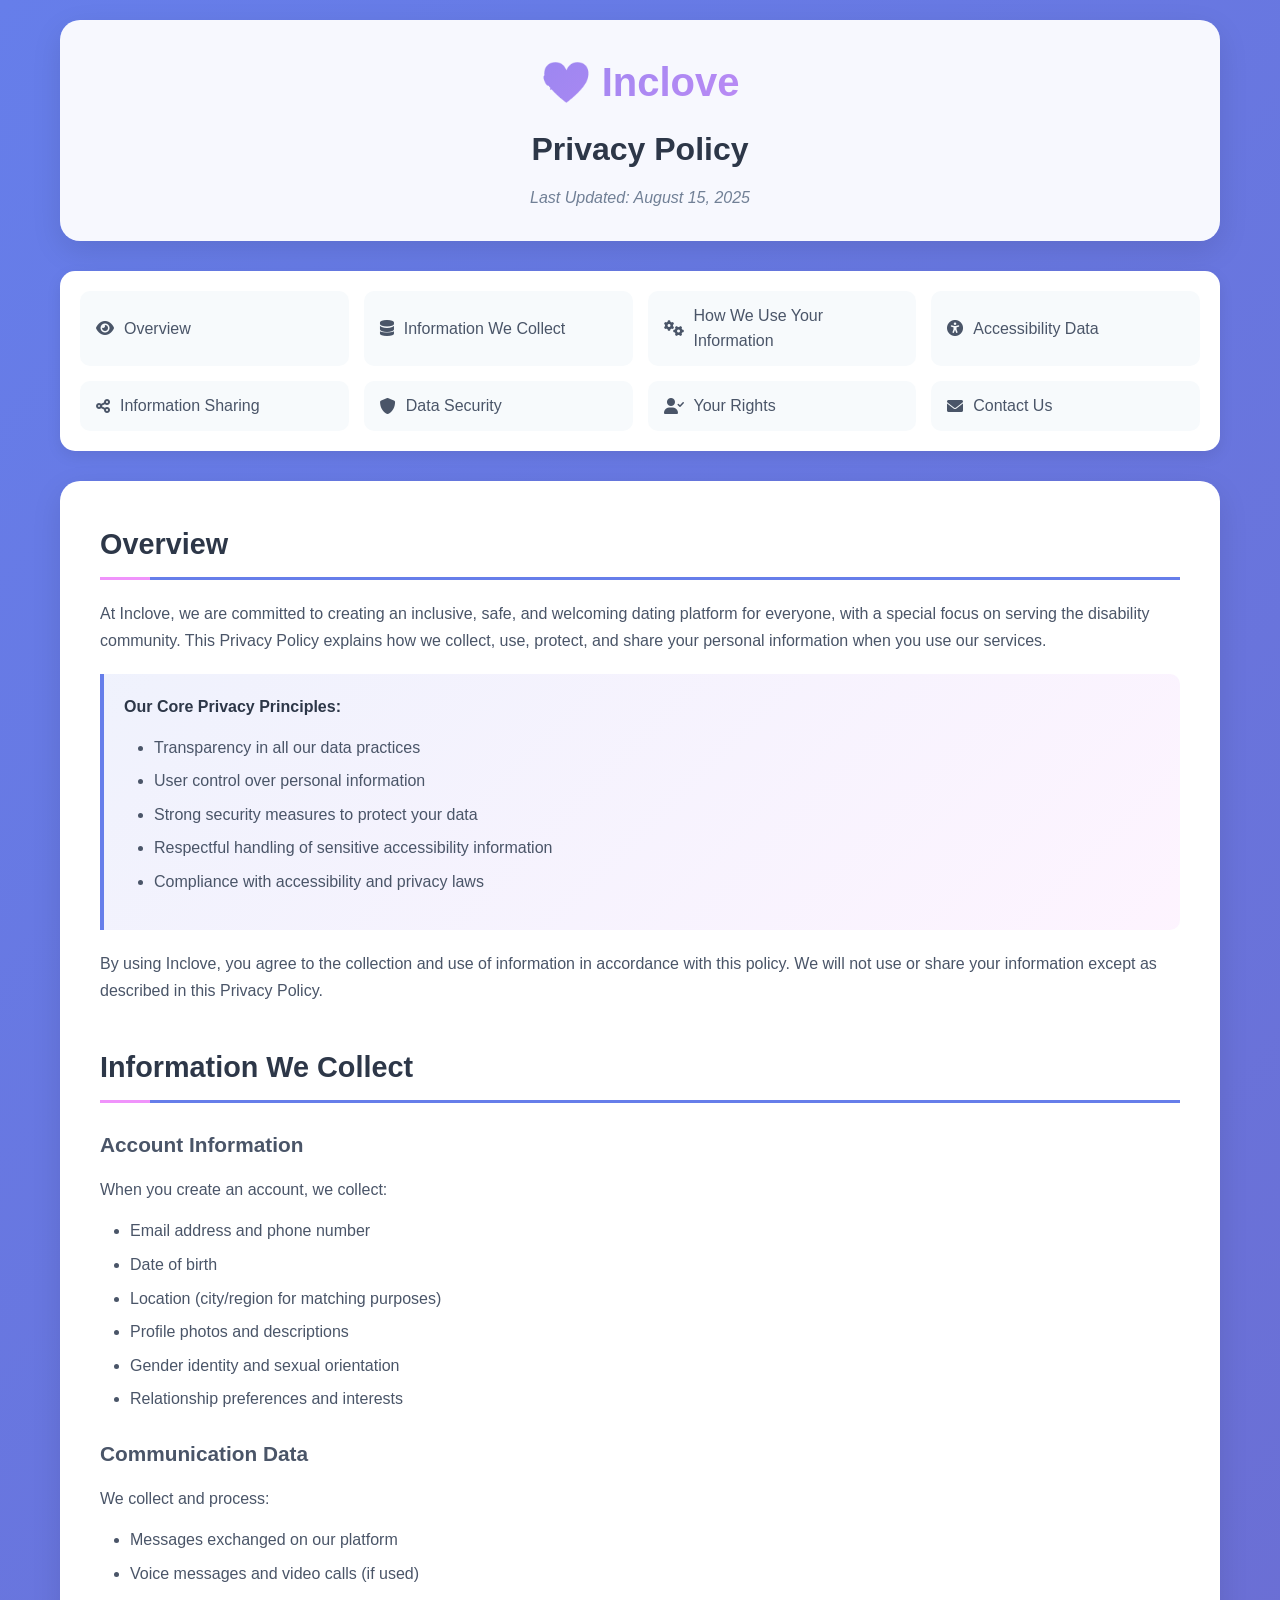
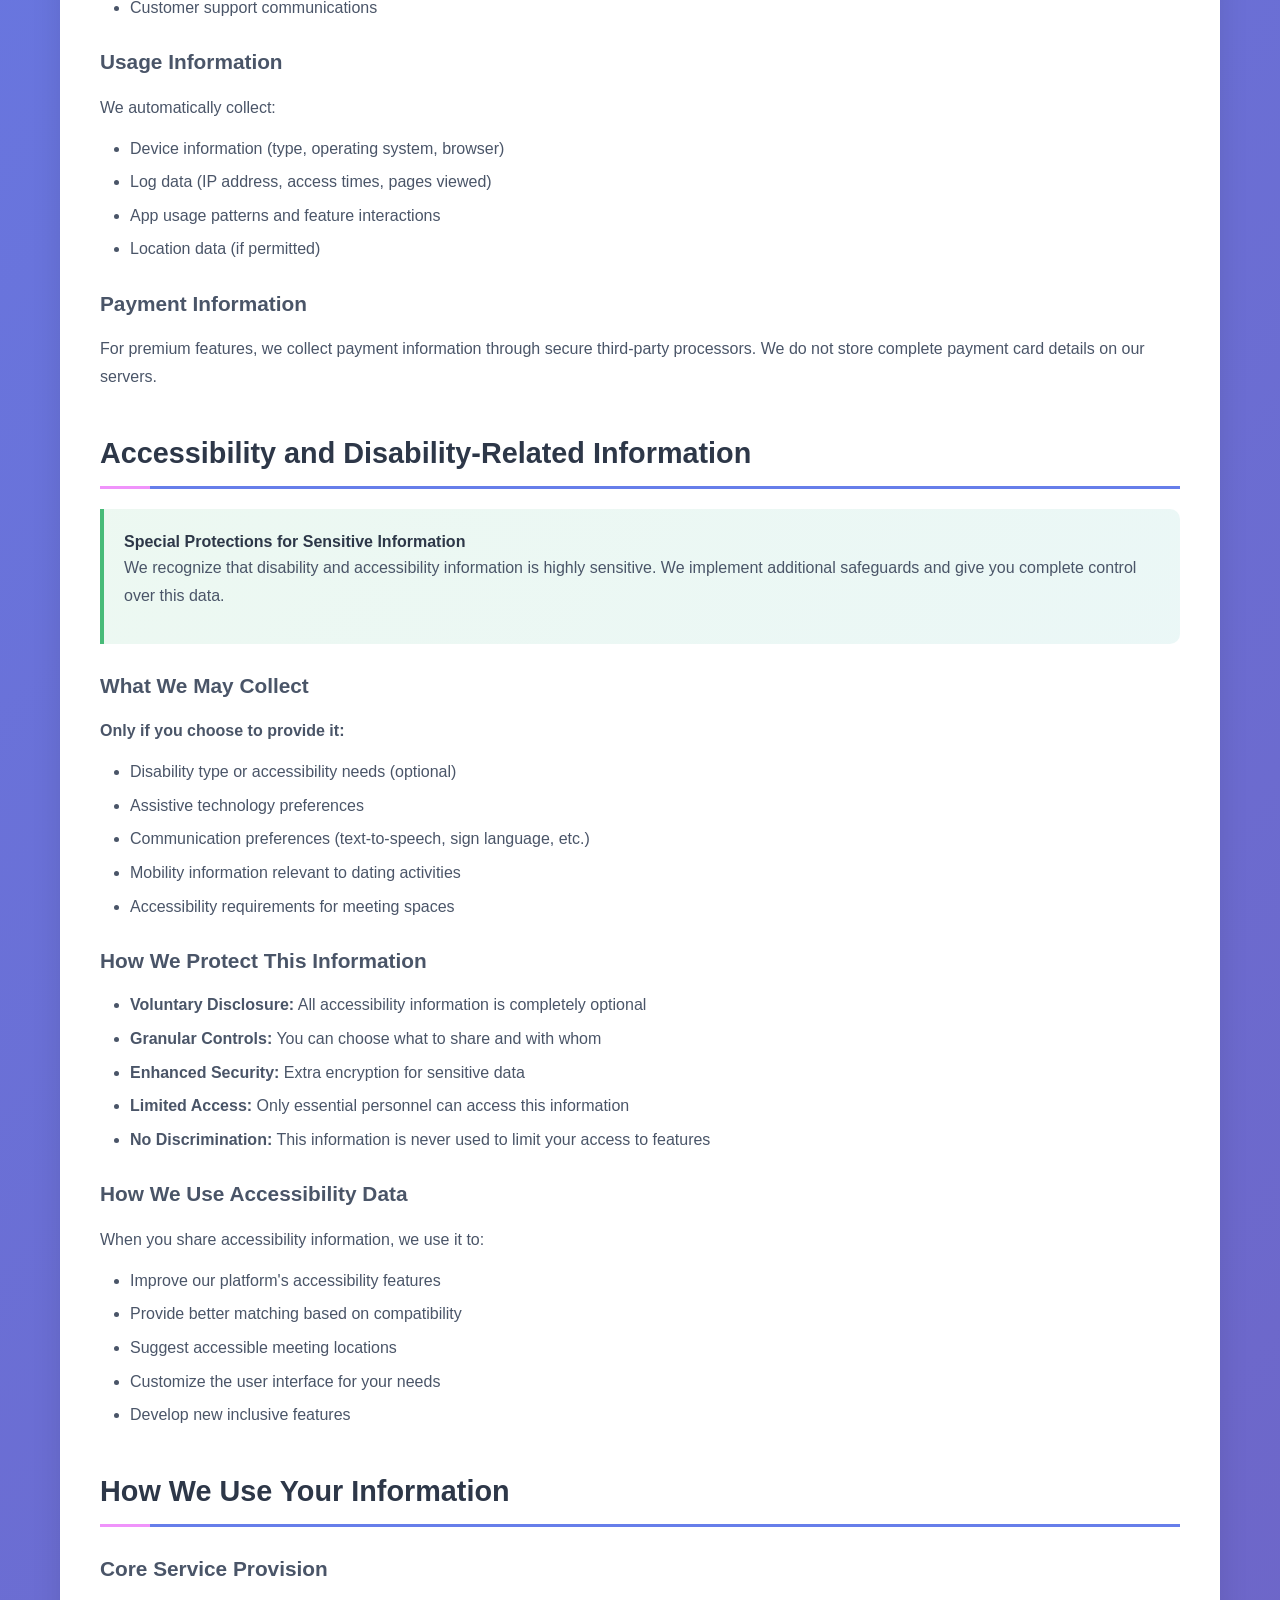
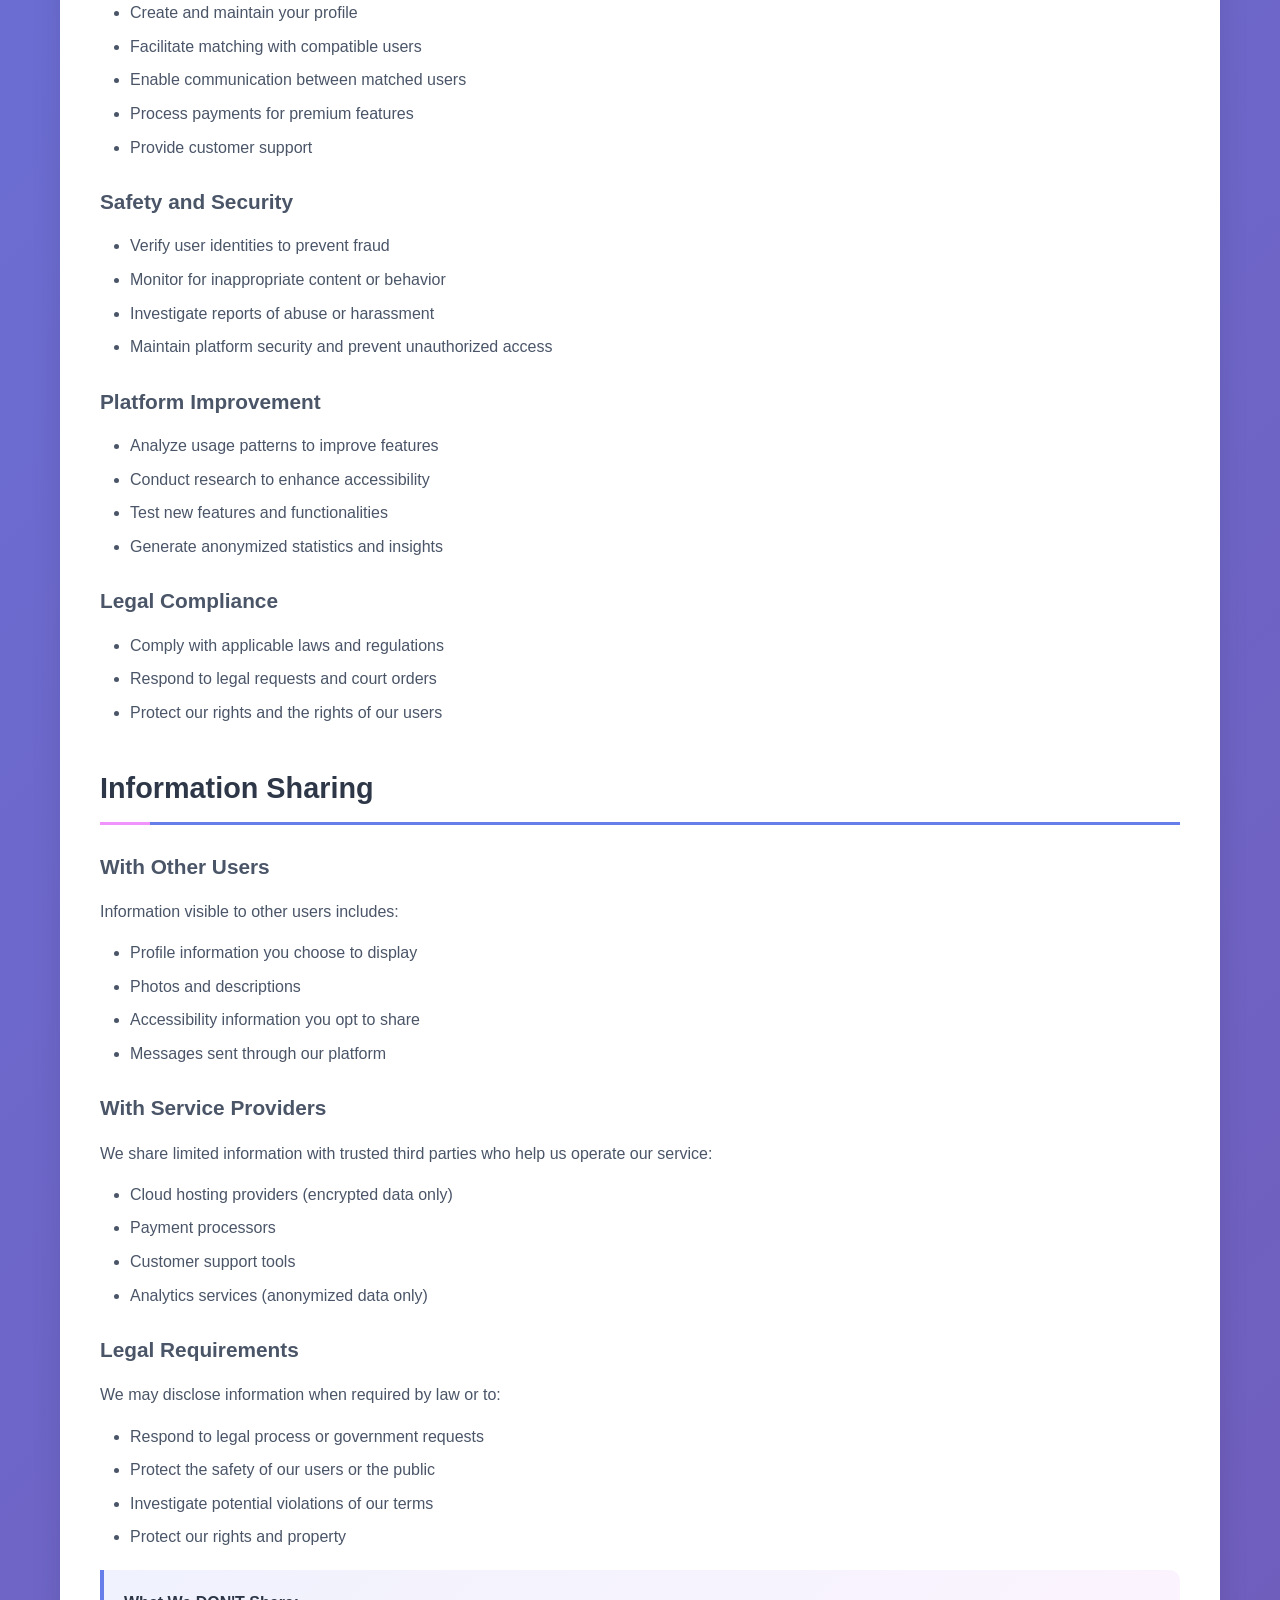
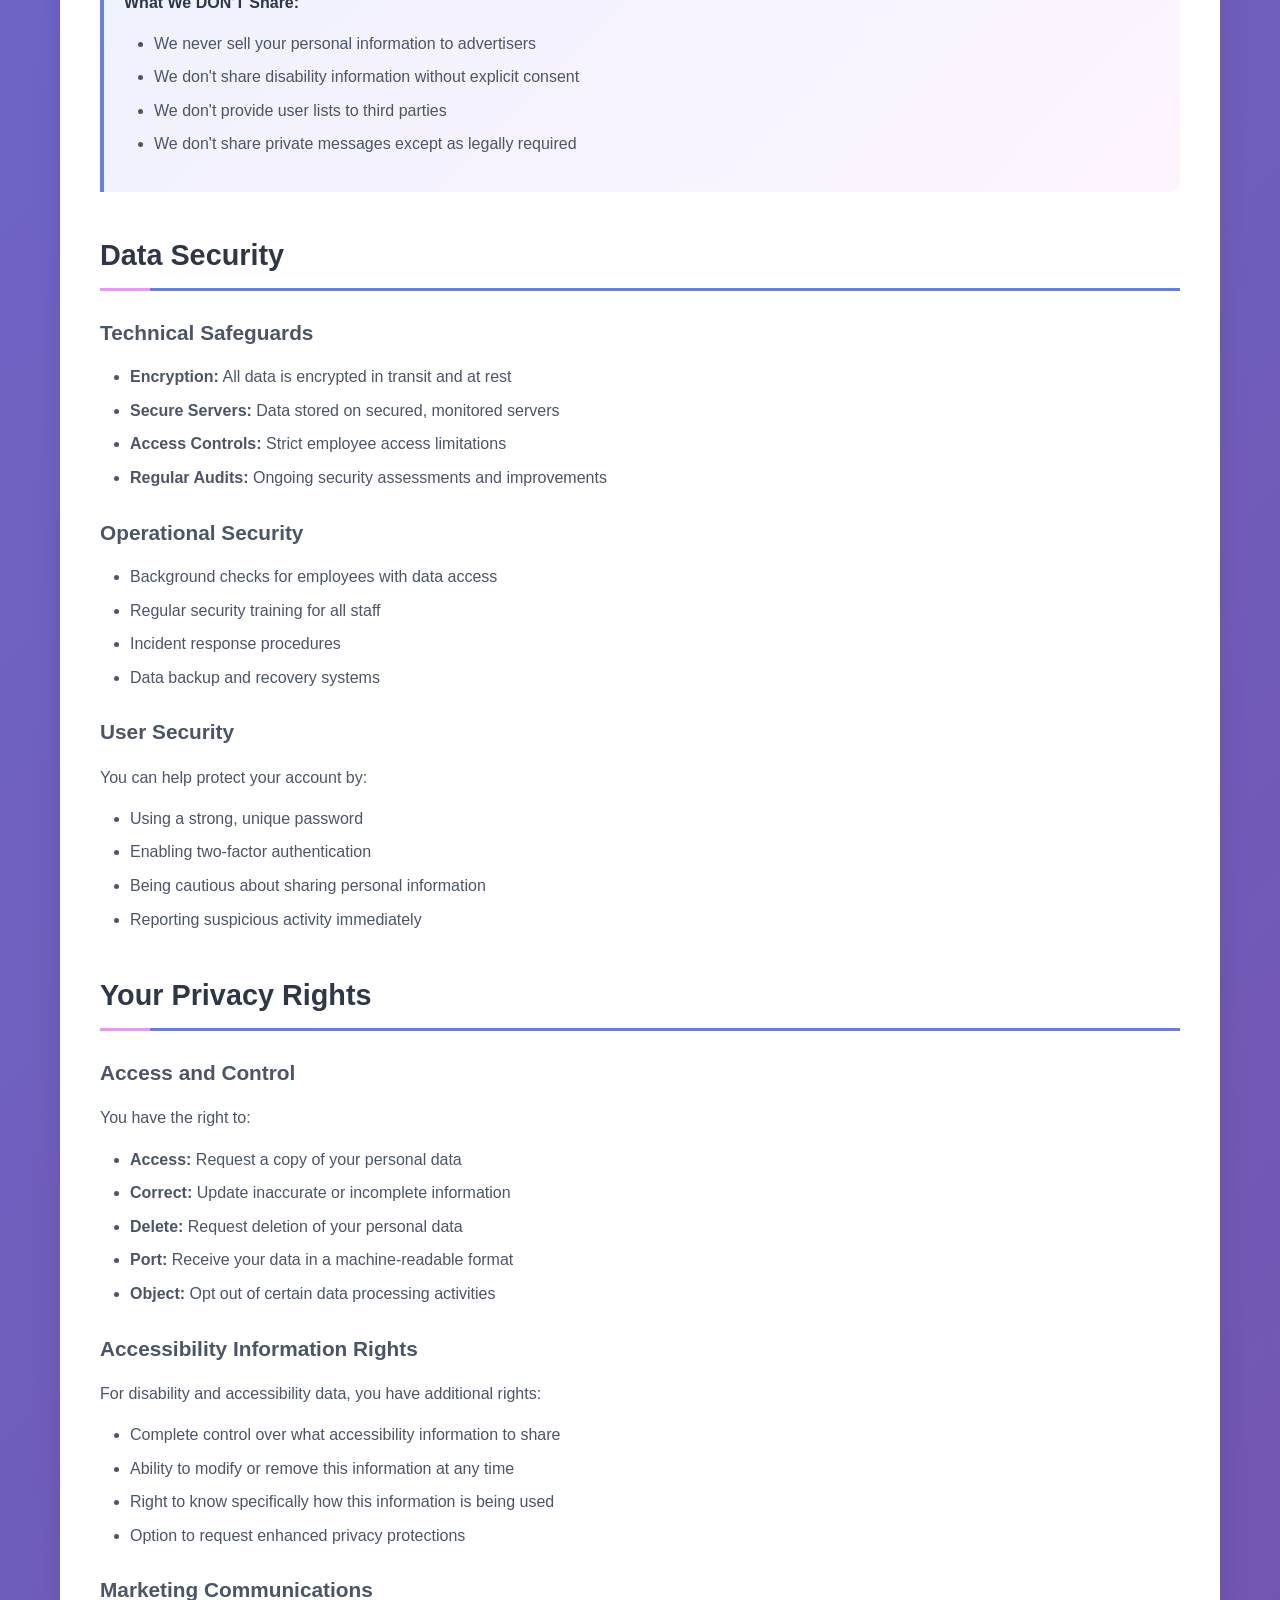
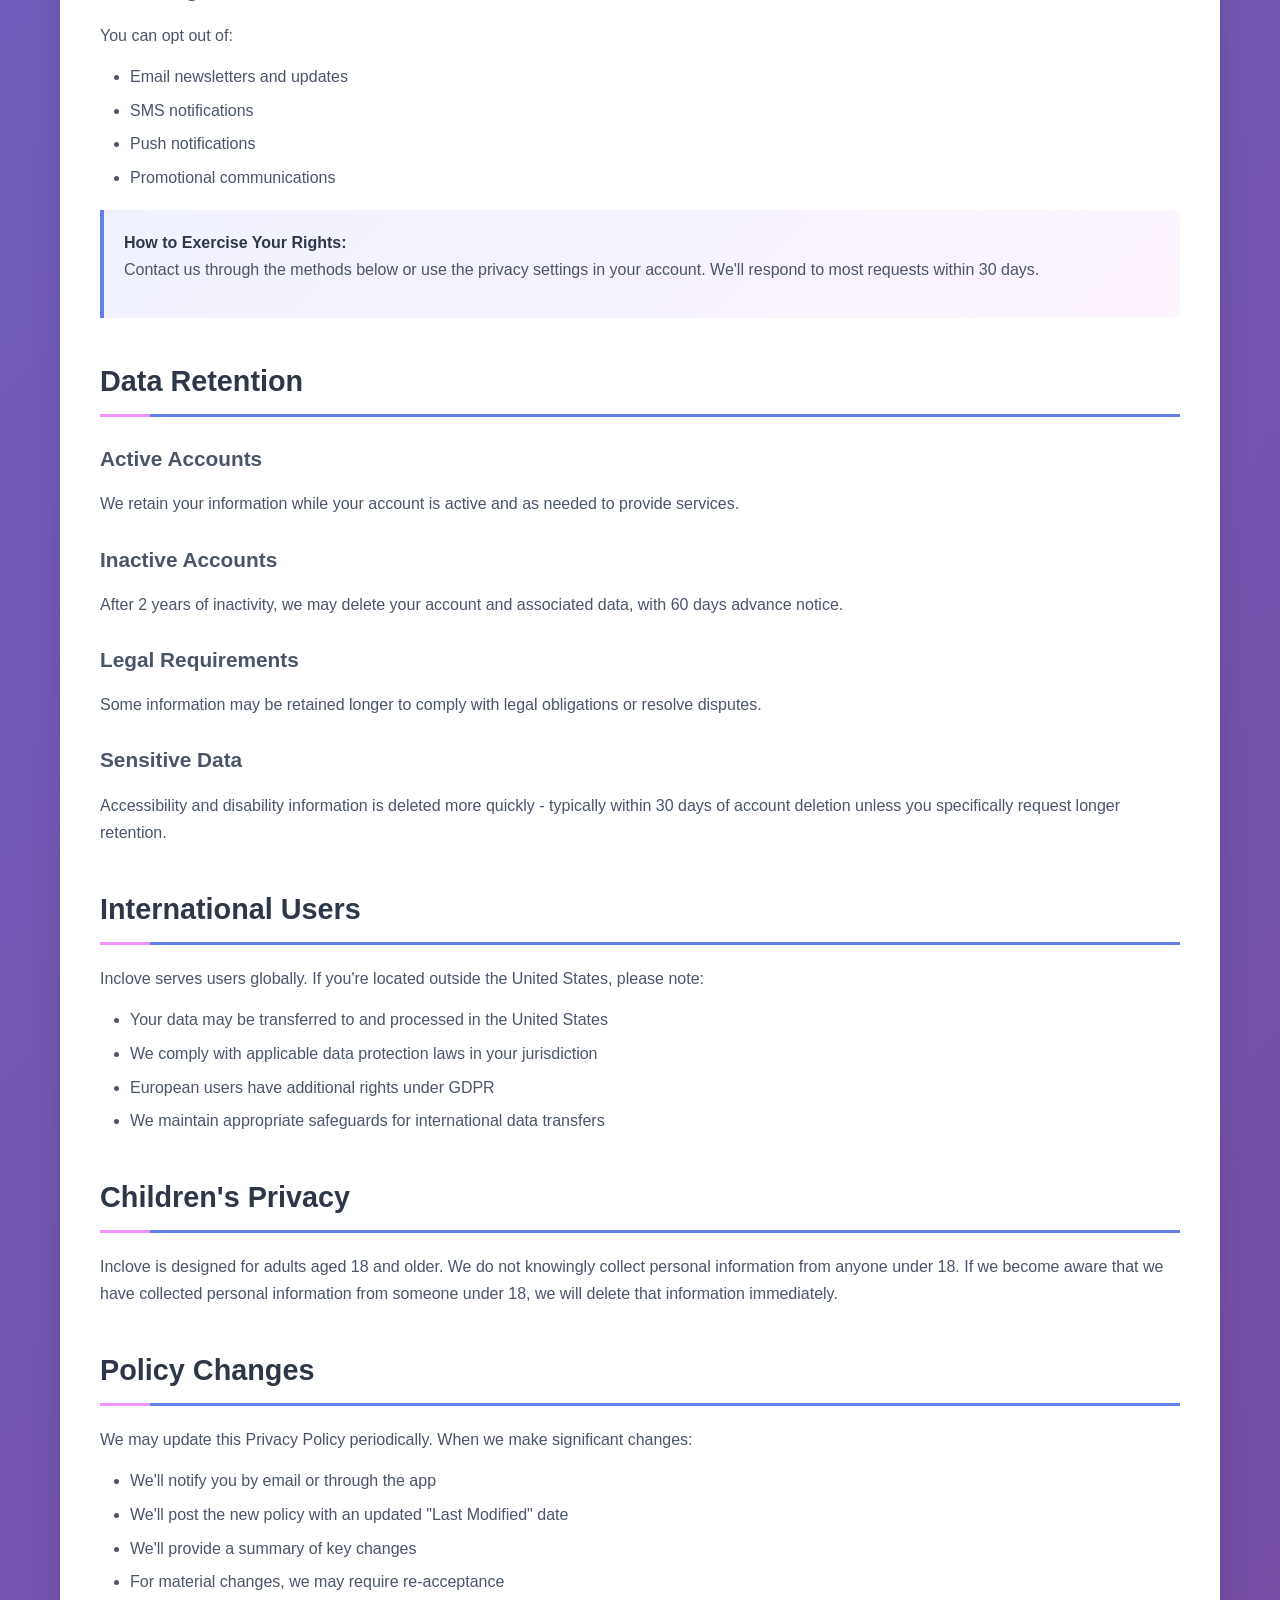
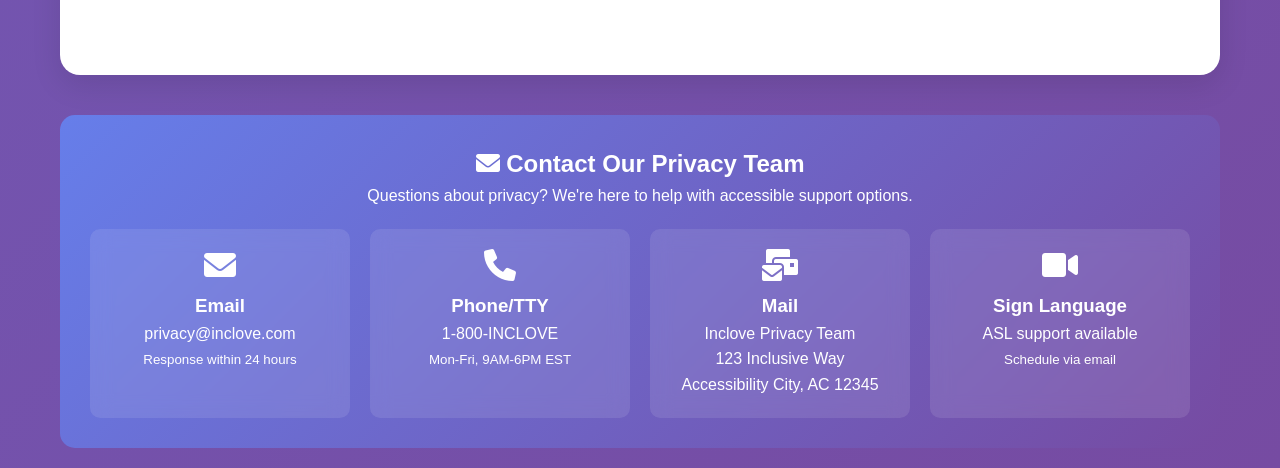
<file: privacy policy.html>
<!DOCTYPE html>
<html lang="en">
<head>
    <meta charset="UTF-8">
    <meta name="viewport" content="width=device-width, initial-scale=1.0">
    <title>Privacy Policy - Inclove Dating</title>
    <link href="https://cdnjs.cloudflare.com/ajax/libs/font-awesome/6.0.0/css/all.min.css" rel="stylesheet">
    <style>
        * {
            margin: 0;
            padding: 0;
            box-sizing: border-box;
        }

        :root {
            --primary-color: #667eea;
            --secondary-color: #764ba2;
            --accent-color: #f093fb;
            --text-primary: #2d3748;
            --text-secondary: #4a5568;
            --text-light: #718096;
            --bg-light: #f7fafc;
            --bg-white: #ffffff;
            --border-light: #e2e8f0;
            --success-color: #48bb78;
            --warning-color: #ed8936;
        }

        body {
            font-family: 'Segoe UI', Tahoma, Geneva, Verdana, sans-serif;
            line-height: 1.6;
            color: var(--text-primary);
            background: linear-gradient(135deg, #667eea 0%, #764ba2 100%);
            min-height: 100vh;
        }

        .container {
            max-width: 1200px;
            margin: 0 auto;
            padding: 20px;
        }

        /* Header */
        .header {
            background: rgba(255, 255, 255, 0.95);
            backdrop-filter: blur(10px);
            border-radius: 20px;
            padding: 30px;
            margin-bottom: 30px;
            box-shadow: 0 10px 30px rgba(0, 0, 0, 0.1);
            text-align: center;
        }

        .logo {
            font-size: 2.5rem;
            font-weight: bold;
            background: linear-gradient(135deg, var(--primary-color), var(--accent-color));
            -webkit-background-clip: text;
            -webkit-text-fill-color: transparent;
            margin-bottom: 10px;
        }

        .header h1 {
            font-size: 2rem;
            color: var(--text-primary);
            margin-bottom: 10px;
        }

        .last-updated {
            color: var(--text-light);
            font-style: italic;
        }

        /* Navigation */
        .nav-container {
            background: var(--bg-white);
            border-radius: 15px;
            padding: 20px;
            margin-bottom: 30px;
            box-shadow: 0 5px 15px rgba(0, 0, 0, 0.08);
            position: sticky;
            top: 20px;
            z-index: 100;
        }

        .table-of-contents {
            display: grid;
            grid-template-columns: repeat(auto-fit, minmax(250px, 1fr));
            gap: 15px;
        }

        .toc-item {
            padding: 12px 16px;
            background: var(--bg-light);
            border-radius: 10px;
            text-decoration: none;
            color: var(--text-secondary);
            transition: all 0.3s ease;
            display: flex;
            align-items: center;
            gap: 10px;
        }

        .toc-item:hover {
            background: linear-gradient(135deg, var(--primary-color), var(--secondary-color));
            color: white;
            transform: translateY(-2px);
            box-shadow: 0 5px 15px rgba(102, 126, 234, 0.3);
        }

        /* Content */
        .content {
            background: var(--bg-white);
            border-radius: 20px;
            padding: 40px;
            box-shadow: 0 10px 30px rgba(0, 0, 0, 0.1);
            margin-bottom: 30px;
        }

        .section {
            margin-bottom: 40px;
            scroll-margin-top: 100px;
        }

        .section h2 {
            font-size: 1.8rem;
            color: var(--text-primary);
            margin-bottom: 20px;
            padding-bottom: 10px;
            border-bottom: 3px solid var(--primary-color);
            position: relative;
        }

        .section h2::before {
            content: '';
            position: absolute;
            bottom: -3px;
            left: 0;
            width: 50px;
            height: 3px;
            background: var(--accent-color);
        }

        .section h3 {
            font-size: 1.3rem;
            color: var(--text-secondary);
            margin: 25px 0 15px 0;
            font-weight: 600;
        }

        .section p {
            margin-bottom: 15px;
            color: var(--text-secondary);
            line-height: 1.7;
        }

        .section ul {
            margin: 15px 0 15px 30px;
        }

        .section li {
            margin-bottom: 8px;
            color: var(--text-secondary);
            line-height: 1.6;
        }

        /* Highlight boxes */
        .highlight-box {
            background: linear-gradient(135deg, rgba(102, 126, 234, 0.1), rgba(240, 147, 251, 0.1));
            border-left: 4px solid var(--primary-color);
            padding: 20px;
            margin: 20px 0;
            border-radius: 0 10px 10px 0;
        }

        .accessibility-note {
            background: linear-gradient(135deg, rgba(72, 187, 120, 0.1), rgba(56, 178, 172, 0.1));
            border-left: 4px solid var(--success-color);
            padding: 20px;
            margin: 20px 0;
            border-radius: 0 10px 10px 0;
        }

        /* Contact section */
        .contact-section {
            background: linear-gradient(135deg, var(--primary-color), var(--secondary-color));
            color: white;
            padding: 30px;
            border-radius: 15px;
            text-align: center;
            margin-top: 40px;
        }

        .contact-methods {
            display: grid;
            grid-template-columns: repeat(auto-fit, minmax(200px, 1fr));
            gap: 20px;
            margin-top: 20px;
        }

        .contact-method {
            background: rgba(255, 255, 255, 0.1);
            padding: 20px;
            border-radius: 10px;
            backdrop-filter: blur(10px);
        }

        .contact-method i {
            font-size: 2rem;
            margin-bottom: 10px;
        }

        /* Responsive design */
        @media (max-width: 768px) {
            .container {
                padding: 10px;
            }

            .content {
                padding: 20px;
            }

            .header {
                padding: 20px;
            }

            .logo {
                font-size: 2rem;
            }

            .header h1 {
                font-size: 1.5rem;
            }

            .table-of-contents {
                grid-template-columns: 1fr;
            }
        }

        /* Accessibility enhancements */
        @media (prefers-reduced-motion: reduce) {
            * {
                animation-duration: 0.01ms !important;
                animation-iteration-count: 1 !important;
                transition-duration: 0.01ms !important;
            }
        }

        /* Focus styles for keyboard navigation */
        .toc-item:focus,
        button:focus,
        a:focus {
            outline: 3px solid var(--accent-color);
            outline-offset: 2px;
        }

        /* High contrast mode support */
        @media (prefers-contrast: high) {
            :root {
                --text-primary: #000000;
                --text-secondary: #000000;
                --border-light: #000000;
            }
        }
    </style>
</head>
<body>
    <div class="container">
        <!-- Header -->
        <div class="header">
            <div class="logo">💝 Inclove</div>
            <h1>Privacy Policy</h1>
            <p class="last-updated">Last Updated: August 15, 2025</p>
        </div>

        <!-- Navigation -->
        <div class="nav-container">
            <nav class="table-of-contents" role="navigation" aria-label="Privacy Policy Navigation">
                <a href="#overview" class="toc-item">
                    <i class="fas fa-eye"></i> Overview
                </a>
                <a href="#information-collection" class="toc-item">
                    <i class="fas fa-database"></i> Information We Collect
                </a>
                <a href="#information-use" class="toc-item">
                    <i class="fas fa-cogs"></i> How We Use Your Information
                </a>
                <a href="#accessibility-data" class="toc-item">
                    <i class="fas fa-universal-access"></i> Accessibility Data
                </a>
                <a href="#sharing" class="toc-item">
                    <i class="fas fa-share-alt"></i> Information Sharing
                </a>
                <a href="#security" class="toc-item">
                    <i class="fas fa-shield-alt"></i> Data Security
                </a>
                <a href="#rights" class="toc-item">
                    <i class="fas fa-user-check"></i> Your Rights
                </a>
                <a href="#contact" class="toc-item">
                    <i class="fas fa-envelope"></i> Contact Us
                </a>
            </nav>
        </div>

        <!-- Content -->
        <div class="content">
            <section id="overview" class="section">
                <h2>Overview</h2>
                <p>At Inclove, we are committed to creating an inclusive, safe, and welcoming dating platform for everyone, with a special focus on serving the disability community. This Privacy Policy explains how we collect, use, protect, and share your personal information when you use our services.</p>
                
                <div class="highlight-box">
                    <strong>Our Core Privacy Principles:</strong>
                    <ul>
                        <li>Transparency in all our data practices</li>
                        <li>User control over personal information</li>
                        <li>Strong security measures to protect your data</li>
                        <li>Respectful handling of sensitive accessibility information</li>
                        <li>Compliance with accessibility and privacy laws</li>
                    </ul>
                </div>

                <p>By using Inclove, you agree to the collection and use of information in accordance with this policy. We will not use or share your information except as described in this Privacy Policy.</p>
            </section>

            <section id="information-collection" class="section">
                <h2>Information We Collect</h2>
                
                <h3>Account Information</h3>
                <p>When you create an account, we collect:</p>
                <ul>
                    <li>Email address and phone number</li>
                    <li>Date of birth</li>
                    <li>Location (city/region for matching purposes)</li>
                    <li>Profile photos and descriptions</li>
                    <li>Gender identity and sexual orientation</li>
                    <li>Relationship preferences and interests</li>
                </ul>

                <h3>Communication Data</h3>
                <p>We collect and process:</p>
                <ul>
                    <li>Messages exchanged on our platform</li>
                    <li>Voice messages and video calls (if used)</li>
                    <li>Customer support communications</li>
                </ul>

                <h3>Usage Information</h3>
                <p>We automatically collect:</p>
                <ul>
                    <li>Device information (type, operating system, browser)</li>
                    <li>Log data (IP address, access times, pages viewed)</li>
                    <li>App usage patterns and feature interactions</li>
                    <li>Location data (if permitted)</li>
                </ul>

                <h3>Payment Information</h3>
                <p>For premium features, we collect payment information through secure third-party processors. We do not store complete payment card details on our servers.</p>
            </section>

            <section id="accessibility-data" class="section">
                <h2>Accessibility and Disability-Related Information</h2>
                
                <div class="accessibility-note">
                    <strong>Special Protections for Sensitive Information</strong>
                    <p>We recognize that disability and accessibility information is highly sensitive. We implement additional safeguards and give you complete control over this data.</p>
                </div>

                <h3>What We May Collect</h3>
                <p><strong>Only if you choose to provide it:</strong></p>
                <ul>
                    <li>Disability type or accessibility needs (optional)</li>
                    <li>Assistive technology preferences</li>
                    <li>Communication preferences (text-to-speech, sign language, etc.)</li>
                    <li>Mobility information relevant to dating activities</li>
                    <li>Accessibility requirements for meeting spaces</li>
                </ul>

                <h3>How We Protect This Information</h3>
                <ul>
                    <li><strong>Voluntary Disclosure:</strong> All accessibility information is completely optional</li>
                    <li><strong>Granular Controls:</strong> You can choose what to share and with whom</li>
                    <li><strong>Enhanced Security:</strong> Extra encryption for sensitive data</li>
                    <li><strong>Limited Access:</strong> Only essential personnel can access this information</li>
                    <li><strong>No Discrimination:</strong> This information is never used to limit your access to features</li>
                </ul>

                <h3>How We Use Accessibility Data</h3>
                <p>When you share accessibility information, we use it to:</p>
                <ul>
                    <li>Improve our platform's accessibility features</li>
                    <li>Provide better matching based on compatibility</li>
                    <li>Suggest accessible meeting locations</li>
                    <li>Customize the user interface for your needs</li>
                    <li>Develop new inclusive features</li>
                </ul>
            </section>

            <section id="information-use" class="section">
                <h2>How We Use Your Information</h2>
                
                <h3>Core Service Provision</h3>
                <ul>
                    <li>Create and maintain your profile</li>
                    <li>Facilitate matching with compatible users</li>
                    <li>Enable communication between matched users</li>
                    <li>Process payments for premium features</li>
                    <li>Provide customer support</li>
                </ul>

                <h3>Safety and Security</h3>
                <ul>
                    <li>Verify user identities to prevent fraud</li>
                    <li>Monitor for inappropriate content or behavior</li>
                    <li>Investigate reports of abuse or harassment</li>
                    <li>Maintain platform security and prevent unauthorized access</li>
                </ul>

                <h3>Platform Improvement</h3>
                <ul>
                    <li>Analyze usage patterns to improve features</li>
                    <li>Conduct research to enhance accessibility</li>
                    <li>Test new features and functionalities</li>
                    <li>Generate anonymized statistics and insights</li>
                </ul>

                <h3>Legal Compliance</h3>
                <ul>
                    <li>Comply with applicable laws and regulations</li>
                    <li>Respond to legal requests and court orders</li>
                    <li>Protect our rights and the rights of our users</li>
                </ul>
            </section>

            <section id="sharing" class="section">
                <h2>Information Sharing</h2>
                
                <h3>With Other Users</h3>
                <p>Information visible to other users includes:</p>
                <ul>
                    <li>Profile information you choose to display</li>
                    <li>Photos and descriptions</li>
                    <li>Accessibility information you opt to share</li>
                    <li>Messages sent through our platform</li>
                </ul>

                <h3>With Service Providers</h3>
                <p>We share limited information with trusted third parties who help us operate our service:</p>
                <ul>
                    <li>Cloud hosting providers (encrypted data only)</li>
                    <li>Payment processors</li>
                    <li>Customer support tools</li>
                    <li>Analytics services (anonymized data only)</li>
                </ul>

                <h3>Legal Requirements</h3>
                <p>We may disclose information when required by law or to:</p>
                <ul>
                    <li>Respond to legal process or government requests</li>
                    <li>Protect the safety of our users or the public</li>
                    <li>Investigate potential violations of our terms</li>
                    <li>Protect our rights and property</li>
                </ul>

                <div class="highlight-box">
                    <strong>What We DON'T Share:</strong>
                    <ul>
                        <li>We never sell your personal information to advertisers</li>
                        <li>We don't share disability information without explicit consent</li>
                        <li>We don't provide user lists to third parties</li>
                        <li>We don't share private messages except as legally required</li>
                    </ul>
                </div>
            </section>

            <section id="security" class="section">
                <h2>Data Security</h2>
                
                <h3>Technical Safeguards</h3>
                <ul>
                    <li><strong>Encryption:</strong> All data is encrypted in transit and at rest</li>
                    <li><strong>Secure Servers:</strong> Data stored on secured, monitored servers</li>
                    <li><strong>Access Controls:</strong> Strict employee access limitations</li>
                    <li><strong>Regular Audits:</strong> Ongoing security assessments and improvements</li>
                </ul>

                <h3>Operational Security</h3>
                <ul>
                    <li>Background checks for employees with data access</li>
                    <li>Regular security training for all staff</li>
                    <li>Incident response procedures</li>
                    <li>Data backup and recovery systems</li>
                </ul>

                <h3>User Security</h3>
                <p>You can help protect your account by:</p>
                <ul>
                    <li>Using a strong, unique password</li>
                    <li>Enabling two-factor authentication</li>
                    <li>Being cautious about sharing personal information</li>
                    <li>Reporting suspicious activity immediately</li>
                </ul>
            </section>

            <section id="rights" class="section">
                <h2>Your Privacy Rights</h2>
                
                <h3>Access and Control</h3>
                <p>You have the right to:</p>
                <ul>
                    <li><strong>Access:</strong> Request a copy of your personal data</li>
                    <li><strong>Correct:</strong> Update inaccurate or incomplete information</li>
                    <li><strong>Delete:</strong> Request deletion of your personal data</li>
                    <li><strong>Port:</strong> Receive your data in a machine-readable format</li>
                    <li><strong>Object:</strong> Opt out of certain data processing activities</li>
                </ul>

                <h3>Accessibility Information Rights</h3>
                <p>For disability and accessibility data, you have additional rights:</p>
                <ul>
                    <li>Complete control over what accessibility information to share</li>
                    <li>Ability to modify or remove this information at any time</li>
                    <li>Right to know specifically how this information is being used</li>
                    <li>Option to request enhanced privacy protections</li>
                </ul>

                <h3>Marketing Communications</h3>
                <p>You can opt out of:</p>
                <ul>
                    <li>Email newsletters and updates</li>
                    <li>SMS notifications</li>
                    <li>Push notifications</li>
                    <li>Promotional communications</li>
                </ul>

                <div class="highlight-box">
                    <strong>How to Exercise Your Rights:</strong>
                    <p>Contact us through the methods below or use the privacy settings in your account. We'll respond to most requests within 30 days.</p>
                </div>
            </section>

            <section id="data-retention" class="section">
                <h2>Data Retention</h2>
                
                <h3>Active Accounts</h3>
                <p>We retain your information while your account is active and as needed to provide services.</p>

                <h3>Inactive Accounts</h3>
                <p>After 2 years of inactivity, we may delete your account and associated data, with 60 days advance notice.</p>

                <h3>Legal Requirements</h3>
                <p>Some information may be retained longer to comply with legal obligations or resolve disputes.</p>

                <h3>Sensitive Data</h3>
                <p>Accessibility and disability information is deleted more quickly - typically within 30 days of account deletion unless you specifically request longer retention.</p>
            </section>

            <section id="international" class="section">
                <h2>International Users</h2>
                
                <p>Inclove serves users globally. If you're located outside the United States, please note:</p>
                <ul>
                    <li>Your data may be transferred to and processed in the United States</li>
                    <li>We comply with applicable data protection laws in your jurisdiction</li>
                    <li>European users have additional rights under GDPR</li>
                    <li>We maintain appropriate safeguards for international data transfers</li>
                </ul>
            </section>

            <section id="children" class="section">
                <h2>Children's Privacy</h2>
                
                <p>Inclove is designed for adults aged 18 and older. We do not knowingly collect personal information from anyone under 18. If we become aware that we have collected personal information from someone under 18, we will delete that information immediately.</p>
            </section>

            <section id="changes" class="section">
                <h2>Policy Changes</h2>
                
                <p>We may update this Privacy Policy periodically. When we make significant changes:</p>
                <ul>
                    <li>We'll notify you by email or through the app</li>
                    <li>We'll post the new policy with an updated "Last Modified" date</li>
                    <li>We'll provide a summary of key changes</li>
                    <li>For material changes, we may require re-acceptance</li>
                </ul>
            </section>
        </div>

        <!-- Contact Section -->
        <div id="contact" class="contact-section">
            <h2><i class="fas fa-envelope"></i> Contact Our Privacy Team</h2>
            <p>Questions about privacy? We're here to help with accessible support options.</p>
            
            <div class="contact-methods">
                <div class="contact-method">
                    <i class="fas fa-envelope"></i>
                    <h3>Email</h3>
                    <p>privacy@inclove.com</p>
                    <small>Response within 24 hours</small>
                </div>
                
                <div class="contact-method">
                    <i class="fas fa-phone"></i>
                    <h3>Phone/TTY</h3>
                    <p>1-800-INCLOVE</p>
                    <small>Mon-Fri, 9AM-6PM EST</small>
                </div>
                
                <div class="contact-method">
                    <i class="fas fa-mail-bulk"></i>
                    <h3>Mail</h3>
                    <p>Inclove Privacy Team<br>123 Inclusive Way<br>Accessibility City, AC 12345</p>
                </div>
                
                <div class="contact-method">
                    <i class="fas fa-video"></i>
                    <h3>Sign Language</h3>
                    <p>ASL support available</p>
                    <small>Schedule via email</small>
                </div>
            </div>
        </div>
    </div>

    <script>
        // Smooth scrolling for navigation links
        document.querySelectorAll('.toc-item').forEach(link => {
            link.addEventListener('click', function(e) {
                e.preventDefault();
                const targetId = this.getAttribute('href');
                const targetSection = document.querySelector(targetId);
                if (targetSection) {
                    targetSection.scrollIntoView({
                        behavior: 'smooth',
                        block: 'start'
                    });
                }
            });
        });

        // Add active state to navigation items based on scroll position
        window.addEventListener('scroll', function() {
            const sections = document.querySelectorAll('.section');
            const navItems = document.querySelectorAll('.toc-item');
            
            let current = '';
            sections.forEach(section => {
                const sectionTop = section.offsetTop - 120;
                const sectionHeight = section.offsetHeight;
                if (window.pageYOffset >= sectionTop && window.pageYOffset < sectionTop + sectionHeight) {
                    current = section.getAttribute('id');
                }
            });
            
            navItems.forEach(item => {
                item.classList.remove('active');
                if (item.getAttribute('href') === '#' + current) {
                    item.classList.add('active');
                }
            });
        });

        // Keyboard navigation support
        document.addEventListener('keydown', function(e) {
            if (e.key === 'Tab') {
                document.body.classList.add('keyboard-nav');
            }
        });

        // Announce page load for screen readers
        window.addEventListener('load', function() {
            const announcement = document.createElement('div');
            announcement.setAttribute('aria-live', 'polite');
            announcement.setAttribute('aria-atomic', 'true');
            announcement.className = 'sr-only';
            announcement.textContent = 'Inclove Privacy Policy page loaded. Use navigation links to jump to specific sections.';
            document.body.appendChild(announcement);
            
            setTimeout(() => {
                document.body.removeChild(announcement);
            }, 1000);
        });
    </script>
</body>
</html>
</file>
